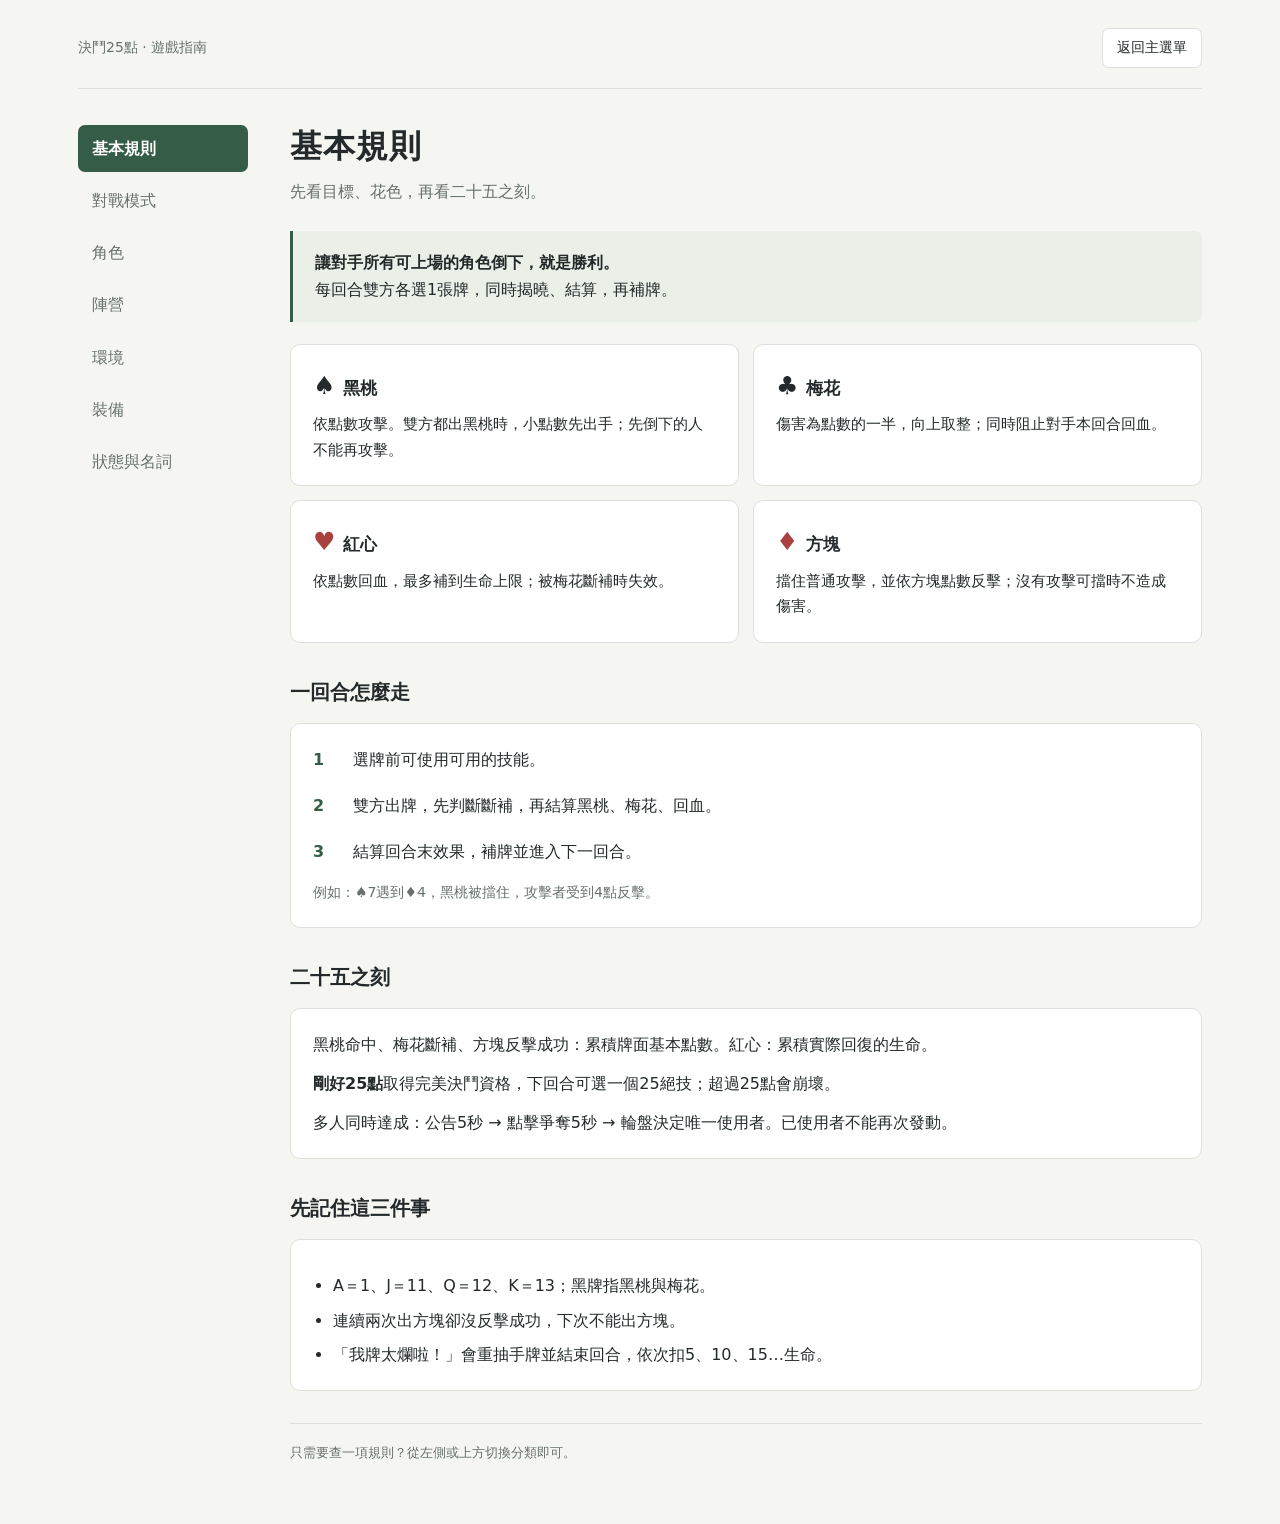
<file: rules.html>
<!doctype html>
<html lang="zh-Hant">
<head>
<meta charset="utf-8">
<meta name="viewport" content="width=device-width,initial-scale=1">
<title>規則介紹｜決鬥25點</title>
<style>
:root{color-scheme:light;--ink:#242a2b;--muted:#66706d;--line:#dce1dc;--accent:#355c46;--paper:#fff;--bg:#f5f6f2}
*{box-sizing:border-box}body{margin:0;background:var(--bg);color:var(--ink);font-family:system-ui,-apple-system,"Noto Sans TC",sans-serif;line-height:1.7}a{color:inherit}button,input,select{font:inherit}button,a,input,select{outline-offset:4px}a:focus-visible,button:focus-visible,input:focus-visible,select:focus-visible{outline:2px solid var(--accent)}
.shell{max-width:1180px;margin:auto;padding:28px 28px 60px}.top{display:flex;justify-content:space-between;align-items:center;gap:20px;border-bottom:1px solid var(--line);padding-bottom:20px}.brand{font-size:14px;color:var(--muted)}.back{padding:7px 14px;border:1px solid var(--line);border-radius:7px;background:var(--paper);text-decoration:none;font-size:14px}.layout{display:grid;grid-template-columns:170px minmax(0,1fr);gap:42px;margin-top:36px}.rule-nav{position:sticky;top:24px;align-self:start;display:grid;gap:5px}.rule-nav a{display:block;padding:10px 14px;border-radius:7px;text-decoration:none;color:var(--muted)}.rule-nav a:hover{background:#e9eee7}.rule-nav a[aria-current="page"]{background:var(--accent);color:#fff;font-weight:600}
h1{font-size:32px;line-height:1.35;margin:0 0 10px;letter-spacing:.03em}h2{font-size:20px;margin:32px 0 14px}h3{font-size:17px;line-height:1.5;margin:0 0 8px}p{margin:0 0 12px}.intro{color:var(--muted);margin-bottom:26px;max-width:38em}.cards{display:grid;grid-template-columns:repeat(2,minmax(0,1fr));gap:14px}.card,.panel{padding:22px;background:var(--paper);border:1px solid var(--line);border-radius:10px}.card p:last-child,.panel p:last-child{margin-bottom:0}.card p{font-size:15px}.label{display:block;font-size:12px;color:var(--muted);margin-bottom:7px}.callout{padding:18px 22px;border-left:3px solid var(--accent);background:#eaf0e7;margin-bottom:22px;border-radius:0 7px 7px 0}.callout p{margin:0}.steps{display:grid;gap:12px;counter-reset:step;list-style:none;padding:0;margin:0}.steps li{display:grid;grid-template-columns:28px 1fr;gap:12px}.steps li:before{counter-increment:step;content:counter(step);color:var(--accent);font-weight:700}ul{padding-left:20px;margin:10px 0 0}li+li{margin-top:7px}.muted{color:var(--muted);font-size:14px}.suit{font-size:25px;margin-right:8px}.red{color:#a9423e}.toolbar{display:flex;gap:12px;align-items:center;flex-wrap:wrap;margin-bottom:22px}.toolbar input,.toolbar select{padding:9px 12px;border:1px solid var(--line);border-radius:7px;background:var(--paper);min-width:0}.toolbar input{flex:1}.toolbar select{max-width:100%}.count{margin:0 0 12px;color:var(--muted);font-size:13px}.character details{margin-top:14px;border-top:1px solid var(--line);padding-top:12px}.character summary{cursor:pointer;font-size:14px;color:var(--accent)}.character details p{margin:12px 0 0;font-size:14px}.character details b{display:block;margin-bottom:2px}.character details p:last-child{margin-bottom:0}.table-wrap{overflow-x:auto;border:1px solid var(--line);border-radius:9px;background:#fff}table{border-collapse:collapse;width:100%;font-size:14px}th,td{text-align:left;padding:12px 16px;border-bottom:1px solid var(--line);vertical-align:top}th{background:#edf1eb;font-weight:600}tr:last-child td{border-bottom:0}td:first-child{white-space:nowrap}table caption{text-align:left;padding:16px;font-weight:600}.footer{border-top:1px solid var(--line);margin-top:32px;padding-top:18px;color:var(--muted);font-size:13px}.empty{padding:28px;text-align:center;color:var(--muted)}
@media(max-width:760px){.shell{padding:20px 18px 40px}.layout{display:block;margin-top:20px}.rule-nav{display:flex;position:static;overflow-x:auto;padding:0 0 10px;margin-bottom:24px;gap:6px}.rule-nav a{white-space:nowrap;font-size:14px;padding:8px 12px}h1{font-size:27px}.cards{gap:12px}.card,.panel{padding:18px}.top{gap:10px}.brand{font-size:12px}}
@media(max-width:480px){.cards{grid-template-columns:1fr}.toolbar{align-items:stretch;gap:8px}.toolbar input{width:100%;flex-basis:100%}.toolbar select{flex:1}.back{padding:6px 10px;white-space:nowrap}th,td{padding:10px 12px}.callout{padding:16px}.layout{margin-top:18px}}
</style>
</head>
<body>
<div class="shell">
  <header class="top"><span class="brand">決鬥25點 · 遊戲指南</span><a class="back" href="duel25.html">返回主選單</a></header>
  <div class="layout">
    <nav class="rule-nav" aria-label="規則分類">
      <a href="#basic">基本規則</a><a href="#modes">對戰模式</a><a href="#characters">角色</a><a href="#factions">陣營</a><a href="#environment">環境</a><a href="#equipment">裝備</a><a href="#status">狀態與名詞</a>
    </nav>
    <main id="content"></main>
  </div>
</div>
<script>
const esc=s=>String(s).replace(/[&<>"']/g,c=>({'&':'&amp;','<':'&lt;','>':'&gt;','"':'&quot;',"'":'&#39;'}[c]));
const card=(title,text,label='')=>`<article class="card">${label?`<span class="label">${esc(label)}</span>`:''}<h3>${title}</h3><p>${text}</p></article>`;
const intro=(title,text)=>`<h1 id="pageTitle" tabindex="-1">${title}</h1><p class="intro">${text}</p>`;
const factionNames={bus:'Limbus',pvz:'PVZ',trails:'軌跡',valorant:'Valorant'};
const RULE_CHARACTERS=[
  {id:'yoshi',f:'bus',n:'良秀',tag:'天殺星',d:'天殺優先封住對手牌效；命中刪除對手卡牌槽，自己也付出一格。方塊仍能擋下。',u:[['天殺-斷','其他玩家各失去最多3張手牌，至少留1張。'],['血缘【けつえん】','補滿手牌；天殺不再刪除自己的卡牌槽。']]},
  {id:'umb',f:'bus',n:'傘神',d:'受擊累積神罰；3層進入神怒，接下來2場參戰所有牌都算13點。',u:[['神雷','敵方全體含後備，2場參戰的牌固定1點。'],['神滅','自己2場參戰的牌固定24點；麻痺仍優先。']]},
  {id:'val',f:'bus',n:'瓦倫希娜',d:'互攻時用預知眼拼點，贏家才能攻擊，拼贏累積劍術。至少2層預知眼時，若剩餘手牌中最大方塊的原始點數≥敵方黑牌，自動消耗2層及該方塊閃避該次傷害並補抽一張手牌；每回合只消耗一張方塊與2層預知眼，該回合持續以該牌原始點數判定閃避，即使預知眼耗盡也能連閃，梅花斷補仍生效。預知眼歸零後過熱。',u:[['處置','以劍術強化黑牌拼點，勝時破壞敵方黑牌槽並攻擊。'],['心-瓦倫希娜','預知眼不再過熱，每回合回復1層。']]},
  {id:'rien',f:'bus',n:'里恩',d:'使用指令牌累積加護，3／6／9層逐步解放。忽略指令牌會累積負面效果。',u:[['指令成癮','指令牌點數改為+8，且對其他玩家隱藏。'],['心-里恩','清除業，依解放層數增加強壯與守護。']],more:'加護9層可使用一次 Furioso-Replica：9連擊，發動後不再累積業。'},
  {id:'ring',f:'bus',n:'卡利斯托',d:'攻擊降低敵方生命上限並累積材料，材料帶來強壯。',u:[['人體觀測','敵方玩家的最大生命直接減半。'],['在現場獲取並加工材料的美學','材料同時增加自己的生命上限與目前生命。']]},
  {id:'san',f:'bus',n:'桑丘',d:'生命上限×1.2；攻擊吸血30%。回血累積血宴，花5或10層強化各花色效果。',u:[['La Sangre','目前血宴層數×1.5，造成固定傷害。'],['滿足壓抑許久的飢餓吧','獲得10層血宴，之後血宴獲得量×1.5。']]},
  {id:'mat',f:'bus',n:'馬蒂亞斯',d:'【中指】受到黑牌單方面傷害，對攻擊者施加1層復仇對象；友方中指共用，上限為存活友方中指人數×2，包含後備。反擊成功累積包裝紙，3層取得保命毅力。',u:[['地獄之火','全體敵方玩家每回合開始獲得3層炎傷。'],['超毅力','觸發保命後，3回合內生命不低於1；限一次。']],more:'復仇對象受到友方中指非固定傷害，額外增加對應層數；換人保存在原角色。萊萬汀可斬殺目前復仇層數最高的敵人；使用後清除該目標的友方復仇層數。'},
  {id:'shi_faust',f:'bus',n:'浮士德',tag:'四協',d:'拉弓期間蓄矢、降低非紅心點數；放矢削弱敵人，滿4矢還能取得紅矢。',u:[['立即矢裝填','立即獲得2層紅矢。'],['高速矢裝填','拉弓每回合直接獲得4矢。']],more:'每層紅矢強化一張黑牌：黑桃×3，梅花×5。'},
  {id:'lei',f:'bus',n:'雷橫',d:'開局8枚虎標彈，用彈加點數；耗盡後取得猛虎標彈，5枚可發動群體快刀亂麻。',u:[['超絕猛虎殺擊亂斬','敵方全體含後備受到6連擊，每擊固定1～3傷害。'],['心-雷橫','本局每實際損失5生命，永久獲得強壯1。']],more:'彈藥不會重裝；猛虎標彈用完後永久獲得虛弱3。'},
  {id:'dihui',f:'bus',n:'地彗星',d:'紅牌累積順行，黑牌累積逆行；可選下回合啟用效果，順行每層提供1層虛弱與守護，逆行每層提供1層易損與強壯。',u:[['殘像暴走','獲得3層殘像，對手出未標記牌時追加固定傷害。'],['心-地慧星','順行與逆行不再附帶負面效果。']],more:'順行與逆行總和每2層增加1層已確定的對手，會標記對手手牌。對手用未標記牌會增加殘像，之後自己的每次傷害附帶追擊。'},
  {id:'ailan',f:'bus',n:'艾蘭',d:'單次傷害超過5施加創傷；2層轉為深度創傷。低血或深度創傷目標會被夜錐追擊。',u:[['超追擊','夜錐追擊改為固定5傷害。'],['超深度創傷','敵方全體含後備，永久無法回血。']]},
  {id:'sinclair',f:'bus',n:'辛克萊',tag:'赤紅之神 · 3v3／佔2格',d:'隊伍用生命換出牌點數，累積無盡的飢餓；20層取得強壯與毅力。',u:[['la demande','永久於回合末追擊目前敵人，附加虛弱或易損。'],["l'appétit",'立即獲得15層無盡的飢餓。']],more:'飢餓40層可用一次 La Castration，對敵方全體造成15點傷害。'},
  {id:'jia_qiu',f:'bus',n:'賈丘',tag:'3v3／佔3格，附帶子路',d:'開局獲得護盾；問對手手牌資訊，答錯會減少期待。期待歸零時強壯+20。',u:[['時間到','獲得3場隊伍參戰的不再期待，期間強壯+20。'],['心-天罡星','問改為每回合可用；發動時期待降為1。']],more:'護盾破裂後綻放EGO，並在子路存活時換上子路。'},
  {id:'zilu',f:'bus',n:'子路',tag:'賈丘專屬後備',d:'命中施加破裂，目標受傷時追加破裂傷害。出牌後對手等待超過10秒，可累積強壯。',u:[['雲解顯現','敵方全體含後備立即獲得4層破裂。'],['超高速','先出牌時立即強壯+2，每回合一次。']],more:'自己的點數比對手小時，這次傷害不消耗破裂。'},
  {id:'rufo',f:'bus',n:'羅佳',tag:'環指野獸派',d:'完成四種花色任務中的任意三項，取得狼面並解鎖爆裂呈現；發動4連擊後，完成新任務可再用。',u:[['展現','爆裂呈現累計次數+3，提高連擊威力。'],['著色','爆裂呈現改為群體4連擊，含敵方後備。']]},
  {id:'heathcliff',f:'bus',n:'魔王希斯克利夫',d:'每回合取得一種花色盾。對手沒出該花色就累積棺；每7層棺取得1層毅力。',u:[['魔王所經之處，唯余悲傷與哀鳴','消耗所有棺，對一名敵人造成棺層數×4的基礎傷害。'],['杜拉罕','自己的攻擊與反擊永久變成群體傷害，含後備。']]},
  {id:'verg',f:'bus',n:'維吉里烏斯',tag:'3v3專用',d:'攻擊隨機+1～3傷害，黑牌命中施加炎傷。護盾破裂後強化，並定期刷新護盾。',u:[['為死去的血魔哀悼','敵方全體含後備受到5連擊，每擊基礎2傷害。'],['血幕-極','綻放EGO後每3回合取得的5點護盾可疊加。']],more:'不受共通理智影響；受到斬殺時改為承受基礎生命值的傷害。'},
  {id:'card_ish',f:'bus',n:'以實瑪利',tag:'定事務所',d:'打出組札花色累積光；打其他花色就更換組札。5層光可用光斬，每擊基礎4傷害、共5擊。',u:[['作弊','立即獲得3層光，上限5。'],['雙色','每回合多一種組札花色，兩色都能累積光。']]},
  {id:'yisang',f:'bus',n:'李箱',d:'每3個全局回合，從4個隨機環境中選1個，與原場地並存；後備與旁觀也能觸發。',u:[['強制平等','全場血量設為李箱目前血量，再對敵方全體含後備攻擊3點。'],['鏡子技術','每3回合可從完整環境清單自選。']]},
  {id:'bamboo',f:'bus',n:'金笠',d:'10點以上黑牌可用捨吾皮肉，固定3傷害；被成功反擊且存活時，發動4×4連斬。',u:[['大爆捨','任何黑牌都能用捨吾皮肉。'],['綻放ego::金笠','連斬改為群體攻擊，並永久強壯+1。']],more:'連斬不限次；開局持有1層毅力，一般致命傷害消耗1層並保留1血，斬殺無法阻擋。'},
  {id:'moses',f:'bus',n:'摩西',d:'出牌按基本點數集煙：黑牌紅、方塊紫、紅心白。回合初各色+1，各色6層可吐息。',u:[['紅點','煙霧改為深紅，20層可準備斬殺；回合初只補深紅+1。'],['青煙','5回合末出戰雙方各受5傷害；被抽為對手的機率−30個百分點。']],more:'吐息：紅給自己強壯、紫給對手虛弱、白回血加理智；混合吐息會強化效果。'},
  {id:'tkt',f:'bus',n:'時間殺人魔',d:'生命分5段，單次傷害不跨段。剩餘血條越少，強壯逐步轉為虛弱；滿段時回血可補回1血的新段。',u:[['時間殺人魔','對一名敵人造成目前回合數的固定傷害。'],['閉嘴，時間由我分配','所有敵人每次出牌限時5秒，逾時直接死亡。']]},
  {id:'nut',f:'pvz',n:'高堅果',tag:'3v3／固定後備',d:'生命×1.2，存活時代替隊友承受傷害，包含斬殺；倒下後保護停止。',u:[]},
  {id:'wood',f:'pvz',n:'火炬樹樁',tag:'3v3／固定後備',d:'開局給首發10護盾；火炬可用4次，使本回合點數×2。',u:[]},
  {id:'sunflower',f:'pvz',n:'向日葵',tag:'3v3／固定後備',d:'開局給首發永久守護1。每回合獲得1～3陽光，花4點自選一張7點暫時牌。',u:[]},
  {id:'rean',f:'trails',n:'黎恩',tag:'舒華澤',d:'戰技可封鎖、群攻或強化點數；S技神氣合一提供5回合的增傷、減傷與強化戰技。',u:[['無想神氣合一','永久神氣合一，傷害倍率1.8、減傷50%。'],['柒型-無','三種戰技的CP消耗永久減半。']]},
  {id:'estelle',f:'trails',n:'艾斯蒂爾',tag:'布萊特',d:'戰技削弱敵人或鼓舞隊友；S技太極輪使敵人暈眩2回合。',u:[['鳳凰烈波','敵方全體含後備暈眩1回合、炎傷4。'],['太陽','我方全體回血最大生命的一半，並獲得3場參戰的60%減傷。']]},
  {id:'leo',f:'trails',n:'劍帝萊維',tag:'3v3／佔3格',d:'CP獲得量×1.5，倒下可復活一次；戰技可削弱、造分身或施放大地之牆。',u:[['鬼炎斬','敵方全體含後備獲得炎傷6。'],['劍帝','召喚3個5血分身，己方全體永久強壯+1。']]},
  {id:'iso',f:'valorant',n:'離索',d:'三人模式（含3v3v3）自身旁觀回合不獲得經濟。商店買雙源（2000）、削減（900）與應變（900），各存1次。雙源擋1次傷害，互攻後最多刷新1次。',u:[['決滅','選敵人1血單挑，只能出♠K／♦K；3次方塊額度，擋成功不扣。離索有1層雙源，勝者恢復原狀。'],['我要買大裝！','三個技能補滿各1次，經濟+3000。']],more:'削減：敵人本回合受傷×1.5。應變：雙方黑牌主攻傷害為0，反擊與追擊照常。'}
];
RULE_CHARACTERS.push({id:'sad',f:'bus',n:'羅佳',tag:'淚鋒之劍',d:'免空防禁止，初始虛弱1。每出方塊結算後獲得1層淚鋒，不要求反擊成功；1層解除本被動的虛弱，2層強壯1，3層消耗全部、回到虛弱1並移除淚鋒強壯。',u:[['阿卡納裂淚穿刺','立即對目前單一敵人造成（自身本局已出方塊張數＋對手手牌方塊張數）×3的基礎傷害。'],['磨滅的自尊','淚鋒上限固定3層且不消耗；達3層後每張牌皆+6並附帶命中效果，方塊反擊點數×1.5，向下取整。']],more:'消耗3層後，下一張牌點數+6；該牌攻擊或反擊命中使對方理智-20，沒有可變理智則追加3點固定傷害。出牌即消耗，未命中不保留。'});
RULE_CHARACTERS.push({id:'firefu',f:'bus',n:'浮士德',tag:'紅艷煞',d:'開局毅力1。從第2次自己上場的出牌階段起，隔次燒掉隨機1張手牌及卡槽，最大生命-2（最低1），永久強壯+2。',u:[['紅艷煞','恢復開局卡槽數、補滿手牌及最大生命，額外毅力1；保留強壯，不回復當前生命。'],['最大感應-[劣化侵蝕]','全體存活角色含自己及後備受到基礎20傷害，照常計算減傷、護盾與毅力。']],more:'卡牌燒完後獲得唯一暗牌渴火：每次補回隨機花色、牌面10點，仍受點數加成；僅剩渴火時停止燒牌。旁觀與後備不計上場次數。'});
RULE_CHARACTERS.push({id:'lucio',f:'bus',n:'盧西奧',d:'【搖搖欲墜的姿勢】雙方出黑牌且盧西奧點數至少5時拼點。觸發時給目標決鬥高潮1（上限6，永久留在角色上）；拼點+目標原有高潮，本回合強壯為原有高潮÷2向上取整，本次新增不計加成。',u:[['解鹿','全體帶高潮的敵人含後備受到4×高潮層數的基礎傷害；不吃攻擊方增減，照常計算易損、守護、減傷、護盾與毅力。'],['盧西奧！瞄準心臟！','立即教材+1，低點牌轉換改為8+教材層數，教材無上限。']],more:'【逐漸完備的教材】對帶高潮的目標拼點勝利，教材+1（上限3）；有教材時，基礎不足5的牌出牌改為5+教材，轉換後可拼。【絕望的決鬥】友軍含後備有瓦倫希娜，初始生命與上限×0.8、教材1、自己上場3回合的虛弱1；真正倒下後友軍瓦倫希娜獲得永久心-不光彩（強壯1）。拼點平手盧西奧勝，遇瓦倫希娜則預知眼優先；任一25技後切換立繪2。'});
RULE_CHARACTERS.push({id:'teaflower',n:'冬柏',f:'bus',d:'【綻放E.G.O::山茶花】首次可將出牌轉成同點數梅花，使用後跳過一次自身參戰回合。梅花攻擊必須命中造成傷害，或成功反擊對手梅花，才能隨機標記對手一張梅花牌為〔開花〕；每張實體牌限一次、每名對手上限5層。無可用梅花時，將一張未標記手牌轉成同點數梅花並標記，牌上花色顯示為山茶花。',u:[['盛開的內心','永久：所有傷害皆可加開花。對手消耗標記牌但未造成傷害時，額外受到該牌牌面點數的基礎傷害；此追加傷害不再疊開花。'],['馥郁芬芳','永久：春風爛漫引爆3層以上時，固定傷害改成所有標記牌牌面點數總和，取消原+2／+5／固定5傷害，其他狀態及盛放保留。']],more:'標記牌消耗（包含出牌、換牌）而未造成傷害時，將標記轉移至其他未標記梅花；無可用梅花則把另一張手牌改為梅花。標記牌成功造成傷害，移除標記並為原冬柏增加1層【落英繽紛】：每2層獲得1虛弱，上限6層。【春風爛漫】出牌前免費主動引爆目前對手所有開花，當回合生效且不推回合：1層施加2虛弱；2層再施加2易損；3層另受最低標記牌點數+2固定傷害；4層改為最高點數+5固定傷害；5層改為固定5點傷害，並〔盛放〕：本回合空過、任何傷害保留至少1血。引爆傷害為固定數值：按牌面點數、梅花不減半，不受強壯、虛弱、易損、守護或減傷等數值增減影響；牆、護盾、代受及保命照常。【九人會】同隊鏡世界觀測李箱取得〔九人會-冬柏〕，正常治療額外回復2血（含後備），保留禁療及生命上限；直接設血或復活不追加。封鎖／沉默暫停轉牌、新增開花、落英與25被動；換人保留角色狀態。'});
RULE_CHARACTERS.push({id:'spider',n:'良秀•赤曈 懺悔',f:'bus',d:'【赤曈】黑牌成功時獲得等同最終點數的層數，失敗一半。【懺悔】紅心觸發或方塊反擊成功時獲得等同最終點數的層數，失敗一半。出牌自行選擇消耗（5層為單位）：每5層赤曈使本張黑牌點數+1；每5層懺悔立即獲得1點持續護盾，牌效失敗仍消耗。',u:[['該吃飽睡覺了','立即各獲得30層赤曈、懺悔，此後所有層數獲取倍率×1.5，小數捨去。'],['動真格地碎顱','消耗目前全部赤曈與懺悔（含不足5層的餘數），對場上所有存活敵方出戰單位造成消耗總和×0.33基礎傷害，小數捨去；照常計算威力、防護、護盾及保命，不攻擊後備、不推進回合。']],more:'【蛛•頭／骷•頭】各自累計消耗每滿15層，返還5層對應資源，亦受獲取倍率影響；每次返還個別捨去小數。碎顱也計入累計消耗並觸發返還，返還不計入該次傷害，也不給予出牌加點或護盾。層數獲取依最終牌點數，梅花成功斷補也算成功；紅心即使已滿血，正常觸發仍算成功。換人保留全部狀態，旁觀及後備不獲取；封鎖／沉默暫停消耗與獲取。任一資源累計消耗15層切換立繪2，兩種均15層切換立繪3（GIF），僅切換時播放音效2。'});
RULE_CHARACTERS.push({id:'lkd',f:'bus',n:'里卡多',tag:'中指',d:'【中指】受到黑牌單方面傷害，對攻擊者施加1層共用復仇對象，上限為存活友方中指人數×2（含後備）；中指非固定傷害額外增加層數。【全體集合】開局有其他友方中指：自身5盾，每名其他中指提供該玩家1次免費重抽，整隊共用。【償還】單方面黑牌命中後，對攻擊者造成基礎2點傷害，受威力、復仇及防護影響。',u:[['全員處刑','所有存活敵人含後備各受到基礎15點傷害，套用威力、復仇與防護，不翻倍。'],['大哥的仁慈','全場存活角色含後備的復仇對象總層數×3，回復所有存活友方中指生命，不消耗標記。']],more:'每反擊成功兩次取得1次【我的理髮卷！！！！！！！】資格，可累積並在同回合重複使用；立即對單一敵人造成10點固定傷害，保留護盾及保命，不耗手牌、不推進回合。免費重抽屬於該玩家，任何角色可用，換人或里卡多倒下仍保留，仍結束回合，不增加付費次數、不消耗補給；封鎖及沉默時暫停。反擊成功後使用立繪2至自己下一次出牌結算，反擊音效取代普通攻擊音效。'});
RULE_CHARACTERS.push({id:'kira',f:'bus',n:'綺羅',tag:'中指',d:'【中指】單方面黑牌受傷，為攻擊者施加友方共用復仇對象，上限為存活友方中指×2（含後備）；中指非固定傷害增加對應層數。【熱絲】對有友方復仇對象的敵人實際造成傷害，獲得1層永久強壯，最大2層。',u:[['紫羅蘭破壞猛擊','對目前對手造成全場存活角色含後備的復仇對象總層數×6基礎傷害，套用威力、理智、復仇及防護。'],['嗚哇...好像超不妙的？','需自身隊伍有存活馬蒂亞斯（後備也算）：馬蒂亞斯以萊萬汀同時斬殺綺羅與目前對手，永久強壯+（1＋綺羅的熱絲層數）。']],more:'每成功反擊兩次累積1次【這樣做就可以了吧，老爸】資格，立即造成固定5點傷害，只受護盾與毅力影響。有其他存活後備中指時，隨機免費換上其中一名，對手本回合無法出牌；換上的成員該回合造成的實際傷害同步反傷綺羅，技能本身5點不反傷。立即技能不耗牌或推回合；換人時退回雙方原角色已出的牌。反擊立繪維持至自己下次出牌，熱絲2層優先使用立繪3；反擊與普攻音效不重播。'});
RULE_CHARACTERS.push({id:'drunk',f:'bus',n:'醉手夜客',tag:'小酌・覺醒',d:'【與酒協行 心無所畏】小酌上限10，階段效果累積：1層守護1；2層暗槽+1且自己的暗牌與蓋牌選項隱藏；3層強壯1；4層再暗槽+1並隨機蓋牌；5層未醒酒，下次上場取得覺醒（強壯1、守護1、看見全場所有暗牌，持續2次上場回合，結束後才能再次觸發）；6層以上爛醉，看不到任何人的牌面，超過5的每2層加強壯1、易損1（6層0、7～8層1、9～10層2），覺醒優先解除視野限制。整次連擊實際傷害含扣盾≥6時醒酒，小酌-1，每回合最多一次。',u:[['無形 無音 無念','覺醒永久持續，已有覺醒立即改為永久；5層以上皆可符合未醒酒的觸發條件。'],['真•真鎮終斬','對全體存活敵人含後備造成小酌×2基礎傷害，單敵翻倍；每名敵方玩家永久刪除1暗牌槽，最低0，不動明牌槽。']],more:'【酌酒】出牌勾選，依原始牌面A減1、2～Q加1、K加2，不需命中；冷卻跳過下一次自身上場回合，旁觀與後備不扣。自身紅心實際回復>6可無視冷卻加1小酌，已發動酌酒則依牌面規則，不疊加。額外暗槽立即補牌，掉階或換下時移除，原角色小酌保留；暗槽永久刪除不因升階或換人而恢復。10層可立即使用【真鎮終斬】，對目前對手連擊10次各基礎1點，套用威力、理智與防護，永久減少目標1暗槽；不消耗小酌、不耗牌、無冷卻、不推回合。封鎖、沉默時特殊效果暫停。'});
RULE_CHARACTERS.push({id:'xichn',f:'bus',n:'賈惜春',d:'【余桓】有存活且可上場的後備時，非斬殺傷害使生命低於目前最大生命50%，本次固定為50%（向上取整），立即隨機免費換上後備，每場一次；連擊剩餘傷害打到接替角色。【始動】玩家參戰的回合結束，後備惜春獲得1層待，上限5；登場消耗全部待，以一次min(待,3)點固定傷害單方面攻擊打目前對手，不受威力增減影響，5層改攻擊全體敵人含後備，只剩一名敵人時翻倍。',u:[['醉睡浪浪春','對目前對手造成基礎15點傷害並施加1回合麻痺；參戰後扣回合，旁觀及後備不扣。'],['智 勇 仁','切磋琢春四條路線各前進3階；生命上限增加時同步增加目前生命差額。']],more:'【切磋琢春】初始虛弱3、易損3、自身紅心治療衰減5、生命上限為基礎血量0.7倍。黑牌整次實際傷害總和>5：虛弱3／2／1→無→強壯1／2／3；紅心成功回血：治療衰減5／3／1→無→治療強化1／3／5（僅套用惜春自身紅心）；成功反擊整次實際傷害總和>5：易損3／2／1→無→守護1／3／5；成功斷補：生命倍率0.7／0.8／0.9／1／1.1／1.2／1.3，包含Boss基礎倍率、向上取整，上限增加時補差額。四條路線各自計算，每路每回合他人達成最多1階，自己達成共2階，兩者不相加；後備也會學習。封鎖與沉默時暫停，既有成長與待保留。'});
const RULE_ENVIRONMENTS=[
  {id:'blood',n:'血月',g:'傷害與生命',d:'持續2回合：攻擊傷害+2，治療量減少30%。'},
  {id:'spring',n:'生命之泉',g:'傷害與生命',d:'全場存活角色立即回血5，包含後備。'},
  {id:'quake',n:'地脈震動',g:'傷害與生命',d:'全場存活角色立即獲得3護盾，包含後備。'},
  {id:'sun',n:'烈日',g:'傷害與生命',d:'下回合開始，全場存活角色含後備受到3固定傷害。'},
  {id:'commune',n:'共產',g:'傷害與生命',d:'下回合開始，全場生命平均分配；不超過上限，不算治療。'},
  {id:'thorns',n:'荊棘叢生',g:'傷害與生命',d:'本回合受攻擊而失去生命時，攻擊者失去2生命；不連鎖反傷。'},
  {id:'peace',n:'和平鐘聲',g:'傷害與生命',d:'本回合黑牌傷害−4，最低0；反擊與獨立技能照常。'},
  {id:'kindness',n:'善意',g:'傷害與生命',d:'本回合回血時，敵方出戰角色也回復一半；分享不再連鎖。'},
  {id:'blessing',n:'弱者的祝福',g:'傷害與生命',d:'生命最少的存活玩家回血5，出戰角色本回合強壯+2；並列都生效。'},
  {id:'price',n:'強者的代價',g:'傷害與生命',d:'生命最高的存活角色含後備失去5生命，本回合虛弱+2。'},
  {id:'supply',n:'補給空投',g:'手牌與出牌',d:'每人下次使用「我牌太爛啦！」少扣5生命，最低0。'},
  {id:'fate',n:'命運',g:'手牌與出牌',d:'本回合隨機一種花色，最終點數+5。'},
  {id:'allIn',n:'孤注一擲',g:'手牌與出牌',d:'10點以上牌的點數×1.5；使用者回合末直接失去5生命。'},
  {id:'fallenCrown',n:'王權殞落',g:'手牌與出牌',d:'手中的J／Q／K變為同花色3／2／A，保留至使用。'},
  {id:'uprising',n:'小人物的逆襲',g:'手牌與出牌',d:'手中的A／2／3變為同花色K／Q／J，保留至使用。'},
  {id:'confusion',n:'混亂',g:'手牌與出牌',d:'結算時隨機更換出牌花色，點數不變。'},
  {id:'unity',n:'萬物歸一',g:'手牌與出牌',d:'每人各抽一個5～9點，整手牌改為該點數，花色不變。'},
  {id:'colorShift',n:'色彩流轉',g:'手牌與出牌',d:'手牌花色依序轉換：♠→♥→♣→♦→♠，點數不變。'},
  {id:'chaos',n:'混沌',g:'二十五之刻',d:'各玩家的二十五之刻隨機加減1～10；最低0，超過25會崩壞。'},
  {id:'duel',n:'決鬥之時',g:'二十五之刻',d:'存活且未使用絕技的玩家直接到25；多人達成則爭奪資格。'},
  {id:'resonance',n:'臨界共鳴',g:'二十五之刻',d:'存活玩家的二十五之刻設為24，並解除崩壞。'},
  {id:'trade',n:'命運交易',g:'二十五之刻',d:'出牌前可花1～5生命，換取等量二十五之刻；也可不交易。'},
  {id:'secondChance',n:'二次機會',g:'二十五之刻',d:'未用過絕技的玩家歸零並解除崩壞，再次開放完美決鬥資格。'},
  {id:'silence',n:'沉默',g:'特殊環境',d:'本回合只保留基本花色與環境效果；角色技能、附加狀態及絕技暫停。'},
  {id:'blueSmoke',n:'青煙',g:'特殊環境',d:'摩西絕技：5回合末出戰雙方各受5傷害；施放者被抽機率−30個百分點。'},
  {id:'mirrorResonance',n:'鏡像共鳴',g:'手牌與出牌',d:'本回合雙方結算花色相同，結算後各獲得3點護盾，保留至被消耗。'},
  {id:'assassin',n:'刺客',g:'手牌與出牌',d:'本回合J、Q、K點數+5；若對手出原始點數A、2、3，自己的最終點數歸零，優先於固定點數。'},
  {id:'invertedStage',n:'倒錯舞台',g:'手牌與出牌',d:'持續兩回合；揭牌後交換雙方出牌花色，保留原始點數，再依交換後花色結算。'},
  {id:'ultimatum',n:'最後通牒',g:'手牌與出牌',d:'每位存活玩家最高點數的一張手牌被公開標記；同點數只隨機選一張。兩次自己出戰內未打出該牌，直接失去4生命並解除標記。'},
  {id:'bomb',n:'炸彈!!',g:'傷害與生命',d:'隨機一位存活玩家的角色持有炸彈；持有者出戰才倒數，後備及旁觀暫停，5次出戰後造成15點固定傷害。「傳遞炸彈」用炸彈圖標取代出牌，不耗手牌；對手出♦或♥便接收炸彈，黑牌則失敗。倒數不重置。'},
  {id:'crisis',n:'危機就是轉機',g:'二十五之刻',d:'抽選權重為一般事件的1/10。生命最低的存活玩家直接啟用該角色兩種25絕技；並列隨機一人。本局有人用過25絕技後不再出現。'},
  {id:'woundCrystal',n:'傷口結晶',g:'傷害與生命',d:'本回合每次實際受傷後獲得等量護盾，單次最多5點；盾保留至被消耗。'},
  {id:'emergency',n:'急救運轉',g:'傷害與生命',d:'本回合治療改成等量護盾，仍受減療與禁療，紅心仍可被梅花斷補；護盾保留至被消耗。'},
  {id:'handRecycle',n:'手牌回收',g:'手牌與出牌',d:'本回合打出的牌返回手牌，不補新牌，保留明暗狀態；被技能銷毀的牌與卡牌槽仍消失。向日葵暫時手牌保留原消失期限。'},
  {id:'prisoner',n:'囚徒協議',g:'傷害與生命',d:'出牌前雙方秘密選擇合作或背叛，再同時揭曉；雙方合作各回4血，一人背叛時背叛者得4盾、合作者失去3血，雙方背叛各失去3血。'},
  {id:'publicTrade',n:'公開交易',g:'手牌與出牌',d:'所有存活玩家公開手中的全部暗牌，每公開一張回3血；已公開牌不重複回血，遵守治療限制。'},
  {id:'cheer',n:'上阿上阿我的朋友!',g:'特殊環境',d:'僅三人戰。本回合旁觀者改支持一名出戰者，給予本回合強壯5；被支持者造成攻擊傷害（含護盾）時，自己與支持者各得5盾，否則各失去5血。'},
  {id:'bloodAdvance',n:'預支血量',g:'傷害與生命',d:'各存活玩家可選擇支付5血，接下來自己出戰3次後回10血，遵守治療限制；旁觀與立即技能不倒數，換人保留期限。'},
  {id:'frenzy',n:'發瘋啦!!',g:'二十五之刻',d:'抽選權重為一般事件的1/10，僅本局無人發動過25絕技時出現。全體存活玩家立即啟用目前角色兩種25絕技，金光與橘紅粒子等同危機就是轉機。'},
  {id:'skyfall',n:'天降事件',g:'特殊環境',d:'隨機觸發3個不同且符合當前條件的場地事件，不會抽到天降事件本身。各事件保留原效果與持續時間，出牌前選擇依序處理。'}
];
const RULE_GUNS=[
  ['制式手槍','免費','虛弱2；沒有槍時自動取得。'],['鬼魅','400','無額外效果。'],['短管','300','虛弱1；基本點數小於5時+2。'],['神射','700','虛弱2；黑牌點數+5。'],['惡靈','1500','基本點數小於4的牌觸發3次。'],['判官','1300','反擊傷害×2。'],['捍衛者','1600','強壯1；梅花斷補成功追加5傷害。'],['幻象','2000','強壯3。'],['暴徒','2000','強壯2；黑牌點數+2。'],['奧丁','2000','強壯1；效果基本值1，依牌面點數多次觸發。'],['警長','1000','基本點數7或8時，點數×2。'],['間諜','4000','強壯10；不能持有槍護盾。']
];
const pages={
basic:()=>intro('基本規則','先看目標、花色，再看二十五之刻。')+`<div class="callout"><p><b>讓對手所有可上場的角色倒下，就是勝利。</b><br>每回合雙方各選1張牌，同時揭曉、結算，再補牌。</p></div><div class="cards">${card('<span class="suit">♠</span>黑桃','依點數攻擊。雙方都出黑桃時，小點數先出手；先倒下的人不能再攻擊。')}${card('<span class="suit">♣</span>梅花','傷害為點數的一半，向上取整；同時阻止對手本回合回血。')}${card('<span class="suit red">♥</span>紅心','依點數回血，最多補到生命上限；被梅花斷補時失效。')}${card('<span class="suit red">♦</span>方塊','擋住普通攻擊，並依方塊點數反擊；沒有攻擊可擋時不造成傷害。')}</div><h2>一回合怎麼走</h2><div class="panel"><ol class="steps"><li>選牌前可使用可用的技能。</li><li>雙方出牌，先判斷斷補，再結算黑桃、梅花、回血。</li><li>結算回合末效果，補牌並進入下一回合。</li></ol><p class="muted" style="margin-top:16px">例如：♠7遇到♦4，黑桃被擋住，攻擊者受到4點反擊。</p></div><h2>二十五之刻</h2><div class="panel"><p>黑桃命中、梅花斷補、方塊反擊成功：累積牌面基本點數。紅心：累積實際回復的生命。</p><p><b>剛好25點</b>取得完美決鬥資格，下回合可選一個25絕技；超過25點會崩壞。</p><p>多人同時達成：公告5秒 → 點擊爭奪5秒 → 輪盤決定唯一使用者。已使用者不能再次發動。</p></div><h2>先記住這三件事</h2><div class="panel"><ul><li>A＝1、J＝11、Q＝12、K＝13；黑牌指黑桃與梅花。</li><li>連續兩次出方塊卻沒反擊成功，下次不能出方塊。</li><li>「我牌太爛啦！」會重抽手牌並結束回合，依次扣5、10、15…生命。</li></ul></div>`,
modes:()=>intro('對戰模式','房主可在建立房間時或房間內切換模式，再決定是否公開手牌。')+`<div class="cards">${card('兩人戰','每回合兩人直接對決，擊倒對手即獲勝。')}${card('三人戰','輪到的玩家依其他玩家血量比例抽對手，第三人旁觀。最後存活者獲勝。')}${card('3v3角色戰','兩位玩家各帶一隊。角色倒下換後備，先擊敗對方所有可上場角色獲勝。')}${card('3v3v3角色戰','三位玩家各帶最多3槽角色，沿用3v3後備與換人規則；每回合兩隊交鋒，第三隊猜牌。最後一隊存活者獲勝。隨機指定p1／p2／p3，選角順序為p1→p2→p3→p3→p2→p1→p1→p2→p3。')}${card('Boss挑戰賽','兩名挑戰者輪流對抗Boss；Boss倒下則挑戰者勝，兩位挑戰者都倒下則Boss勝。')}</div><h2>手牌與換人</h2><div class="cards">${card('明牌／暗牌','明牌模式公開部分手牌；暗牌模式只看得到自己的手牌。')}${card('3v3／3v3v3換人','先禁用再選角，每人有2次手動換人；下一回合換上。植物固定後備。')}${card('旁觀猜點','猜中可回1血，或對較大者造成1傷害。雙方點數相同且有猜，自己損失5血。')}${card('出牌限時','一般限時到會自動隨機出牌；時間殺人魔的5秒死線則會直接死亡。')}</div>`,
characters:()=>intro('角色','先看核心玩法，再展開想用的角色技能與絕技。')+`<div class="toolbar"><input id="characterSearch" type="search" aria-label="搜尋角色" placeholder="搜尋角色或技能" oninput="filterCharacters()"><select id="characterFaction" aria-label="角色陣營" onchange="filterCharacters()"><option value="all">全部陣營</option>${Object.entries(factionNames).map(([id,n])=>`<option value="${id}">${n}</option>`).join('')}</select></div><div id="characterList"></div>`,
factions:()=>intro('陣營','角色的個別技能之外，還會受到所屬陣營的規則影響。')+`<div class="cards">${card('Limbus','理智範圍−45～45，影響傷害。理智−45會侵蝕：自動出牌且可能反噬，下回合回到0理智。')}${card('PVZ','只能在3v3或3v3v3使用，每隊最多2株後備植物；植物不能上場，提供代受、護盾或手牌支援。')}${card('軌跡','隊伍共用CP，上限200。造成傷害+15CP，受傷+10CP；戰技下回合生效，S技立即生效。')}${card('Valorant','每回合先進商店，買槍、護盾與技能。第一回合經濟500，後續依上一回合表現發放。離索在三人模式自身旁觀的回合不獲得經濟；商店僅顯示給目前角色屬於Valorant的玩家。')}</div><h2>Limbus：理智怎麼變</h2><div class="panel"><ul><li>出牌點數較大：+5；較小：−5。</li><li>反擊成功：+10；被反擊：−10；擊殺敵人：+15。</li><li>正理智可能增傷，負理智可能減傷；45理智固定傷害+2。</li><li>3v3換人繼承理智；倒下換人時，負理智重置為0。</li></ul></div><h2>Valorant：下一回合收入</h2><div class="table-wrap"><table><thead><tr><th>上一回合表現</th><th>收入</th></tr></thead><tbody><tr><td>單方面攻擊或反擊成功</td><td>1000</td></tr><tr><td>雙方互攻或雙方回血</td><td>800</td></tr><tr><td>被斷補或單方面攻擊</td><td>400，連續每回合+200，最高1000</td></tr><tr><td>其他結果</td><td>500</td></tr></tbody></table></div>`,
environment:()=>intro('環境','房主可開關隨機環境；開啟後每3～5回合發生一項，不連續重複。')+`<div class="callout"><p>多數環境涵蓋全場存活角色，包含後備；不會復活已倒下的人。以事件標示的生效時間為準。</p></div><div class="toolbar"><label for="environmentGroup">效果分類</label><select id="environmentGroup" onchange="filterEnvironments()"><option value="all">全部環境</option>${['傷害與生命','手牌與出牌','二十五之刻','特殊環境'].map(n=>`<option>${n}</option>`).join('')}</select></div><div id="environmentList"></div>`,
equipment:()=>intro('裝備','Valorant玩家先買完、按「確定裝備」，才開始本回合。')+`<div class="callout"><p>只能裝備一把槍，新槍覆蓋舊槍。受到黑桃、梅花或方塊的實際傷害會掉槍；下回合沒槍時補制式手槍。</p></div><div class="table-wrap"><table><thead><tr><th>槍械</th><th>價格</th><th>效果</th></tr></thead><tbody>${RULE_GUNS.map(g=>`<tr>${g.map(v=>`<td>${esc(v)}</td>`).join('')}</tr>`).join('')}</tbody></table></div><h2>護盾與多次觸發</h2><div class="panel"><ul><li>槍護盾1000：保住一次受擊的槍，不減少生命傷害，不可疊加。</li><li>多次觸發逐次計算強壯、虛弱、守護與易損；對方只反擊一次。</li><li>奧丁1～6點觸發同點數次；7～13點依序觸發6、7、7、8、8、9、9次。</li></ul></div><h2>離索可購買的技能</h2><div class="cards">${card('雙源 · 2000','擋一次傷害；互攻後最多刷新一次，不可疊加。')}${card('削減 · 900','敵人本回合受到的傷害×1.5。')}${card('應變 · 900','雙方本回合黑牌主攻傷害固定0，反擊與追擊照常。')}</div><p class="muted" style="margin-top:14px">每個技能最多存1次，出牌前使用。</p>`,
status:()=>intro('狀態與名詞','看清楚是改「點數」、改「受傷」，還是限制行動。')+`<div class="cards">${card('強壯／虛弱','每層強壯：出牌點數+1。每層虛弱：出牌點數−1。')}${card('守護／易損','每層守護：受到傷害−1。每層易損：受到傷害+1。')}${card('護盾','先吸收現有盾量，溢出的傷害扣除生命。例如1點盾受到2點傷害，盾歸零並失去1點生命。扣到護盾也算命中。')}${card('大地之牆','抵擋一次傷害，包含斬殺；只剩一人也不會翻倍。')}${card('炎傷／流血','炎傷：回合末依層數受傷，之後−1層。流血：使用黑牌時依層數受傷，之後−1層。')}${card('暈眩／技能封鎖','暈眩：不能出牌與行動。技能封鎖：主動與被動暫時失效。')}${card('毅力／斬殺','毅力擋一般致命傷害並保留1血；通常不能擋斬殺，個別角色例外。')}${card('群體／廣域亂射','群體：攻擊敵方全體，通常含後備。廣域亂射：每一擊重新隨機選目標。')}</div><h2>傷害怎麼算</h2><div class="panel"><p>先算牌點數與倍率，再套用強壯、虛弱，以及受擊方的守護、易損與防護。</p><p>每次傷害算完全部增減傷後向下取整；仍為正的傷害最低1。免疫、完全抵擋及零傷害仍為0。護盾也使用整數，先扣盾再扣除溢出的生命傷害；連擊逐擊計算。</p><p class="muted">多個點數倍率加成相加：+50%與+70%合計+120%。固定傷害、斬殺與個別技能依各自說明。</p></div><h2>回合中使用技能</h2><div class="panel"><p>若立即技能改變這一回合的效果，對手已出的牌會退回，讓對手重新選牌。</p><p>狀態依標示的回合數結束；部分狀態只在角色或隊伍實際參戰後扣回合。</p></div>`
};
function filterCharacters(){
  const query=document.getElementById('characterSearch').value.trim().toLocaleLowerCase(),faction=document.getElementById('characterFaction').value;
  const list=RULE_CHARACTERS.filter(c=>(faction==='all'||c.f===faction)&&JSON.stringify([c.n,c.tag,c.d,c.u,c.more]).toLocaleLowerCase().includes(query));
  document.getElementById('characterList').innerHTML=`<p class="count" role="status">${list.length} 位角色</p><div class="cards">${list.map(c=>`<article class="card character"><span class="label">${factionNames[c.f]}${c.tag?' · '+esc(c.tag):''}</span><h3>${esc(c.n)}</h3><p>${esc(c.d)}</p>${c.u.length||c.more?`<details><summary>技能與絕技</summary>${c.more?`<p>${esc(c.more)}</p>`:''}${c.u.map(u=>`<p><b>${esc(u[0])}</b>${esc(u[1])}</p>`).join('')}</details>`:''}</article>`).join('')}</div>${list.length?'':'<p class="empty">找不到符合的角色，試試其他名稱或陣營。</p>'}`;
}
function filterEnvironments(){const group=document.getElementById('environmentGroup').value,list=RULE_ENVIRONMENTS.filter(e=>group==='all'||e.g===group);document.getElementById('environmentList').innerHTML=`<div class="cards">${list.map(e=>card(esc(e.n),esc(e.d),e.g)).join('')}</div>`}
function renderRules(focus=false){
  const key=location.hash.slice(1),page=Object.hasOwn(pages,key)?key:'basic';
  document.querySelectorAll('.rule-nav a').forEach(a=>{if(a.hash==='#'+page)a.setAttribute('aria-current','page');else a.removeAttribute('aria-current')});
  document.getElementById('content').innerHTML=pages[page]()+`<footer class="footer">只需要查一項規則？從左側或上方切換分類即可。</footer>`;
  if(page==='characters')filterCharacters();if(page==='environment')filterEnvironments();
  document.title=document.getElementById('pageTitle').textContent+'｜決鬥25點規則';
  if(focus){document.getElementById('pageTitle').focus({preventScroll:true});window.scrollTo({top:0,behavior:'auto'})}
}
window.addEventListener('hashchange',()=>renderRules(true));renderRules();
</script>
</body>
</html>
</file>
